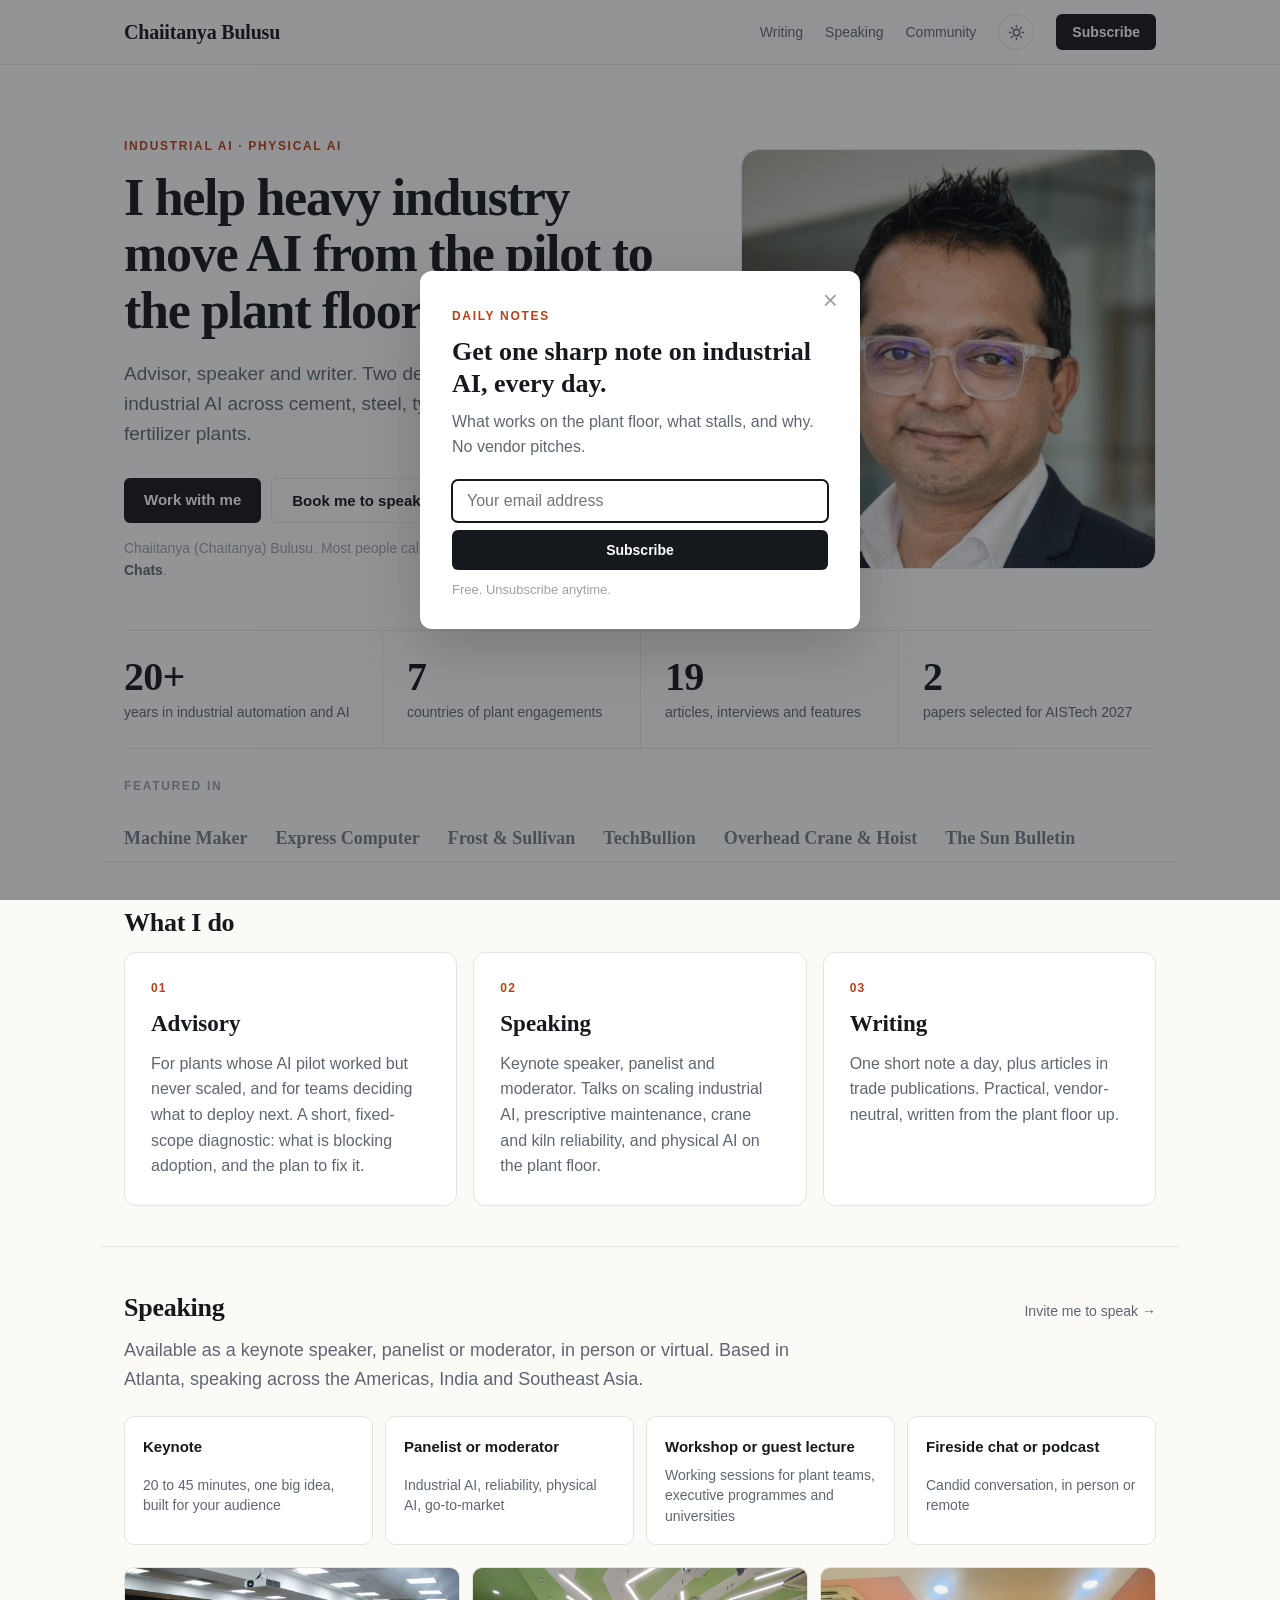
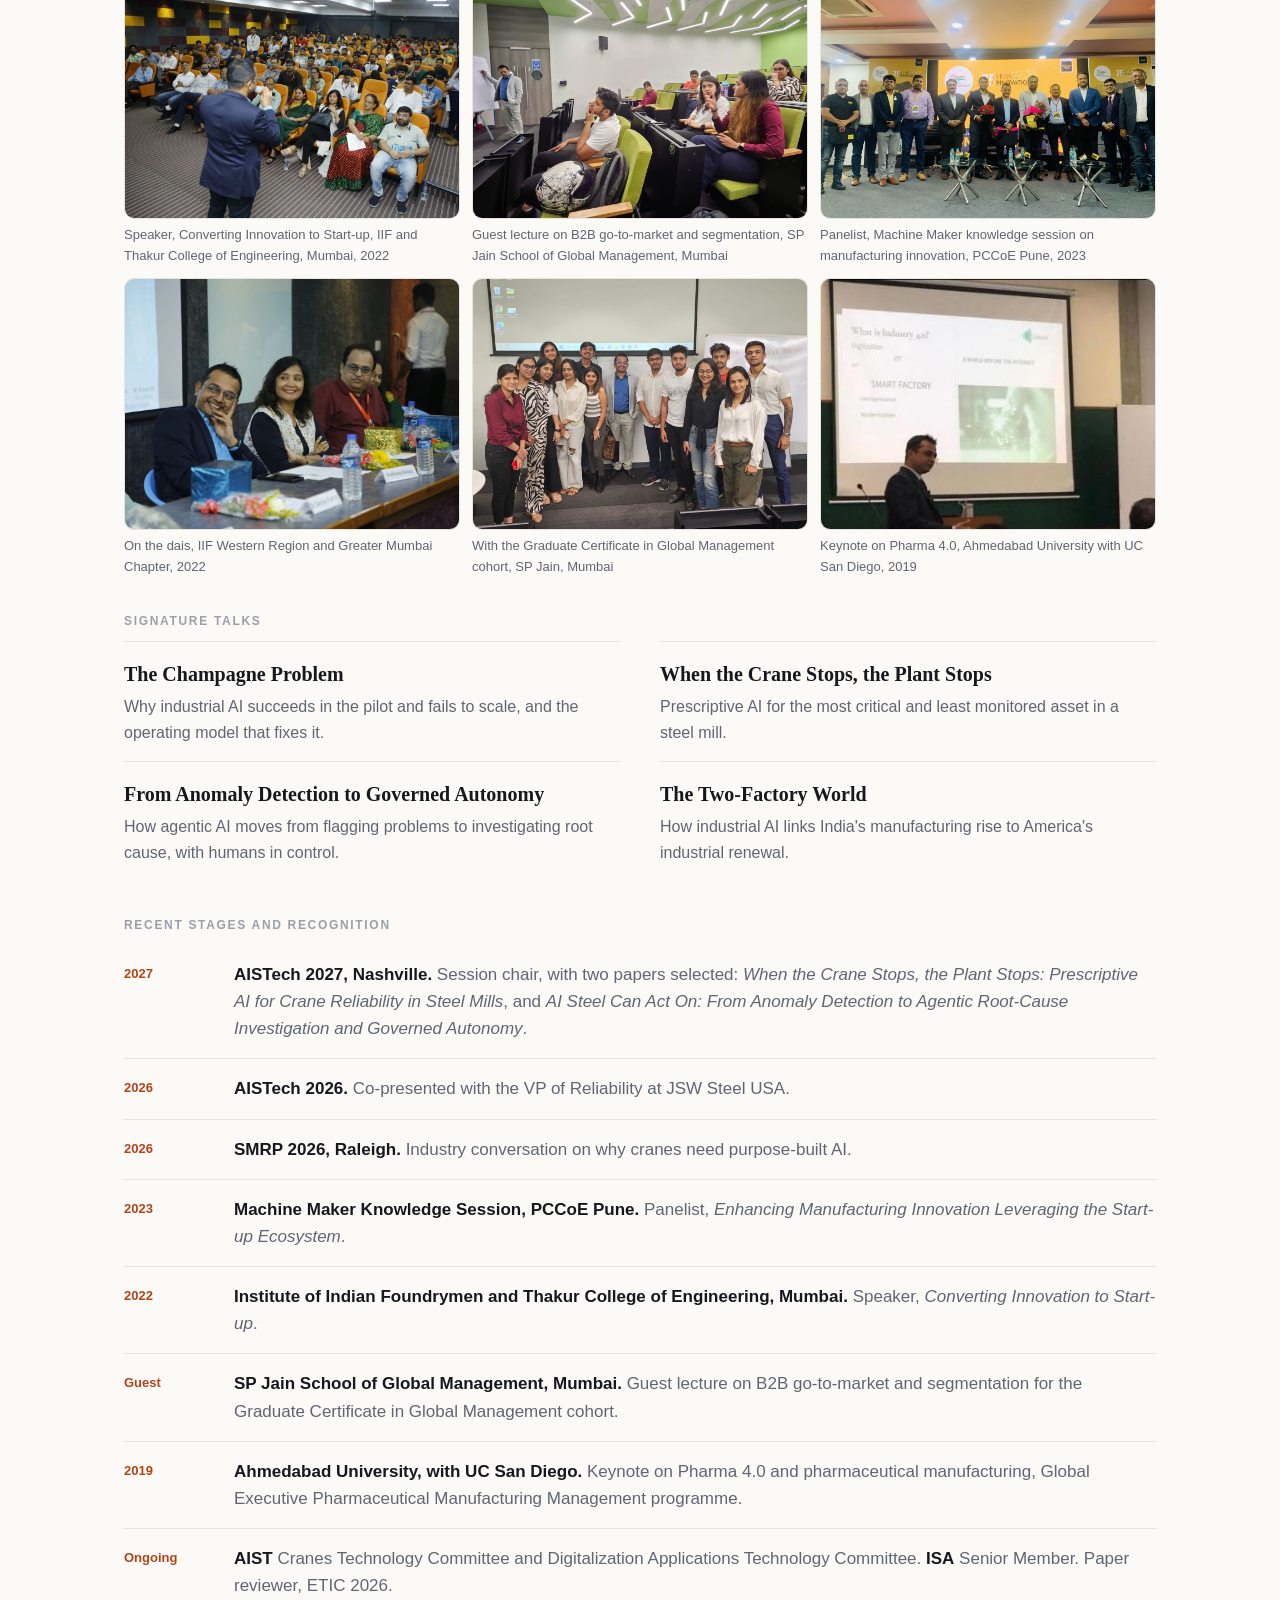
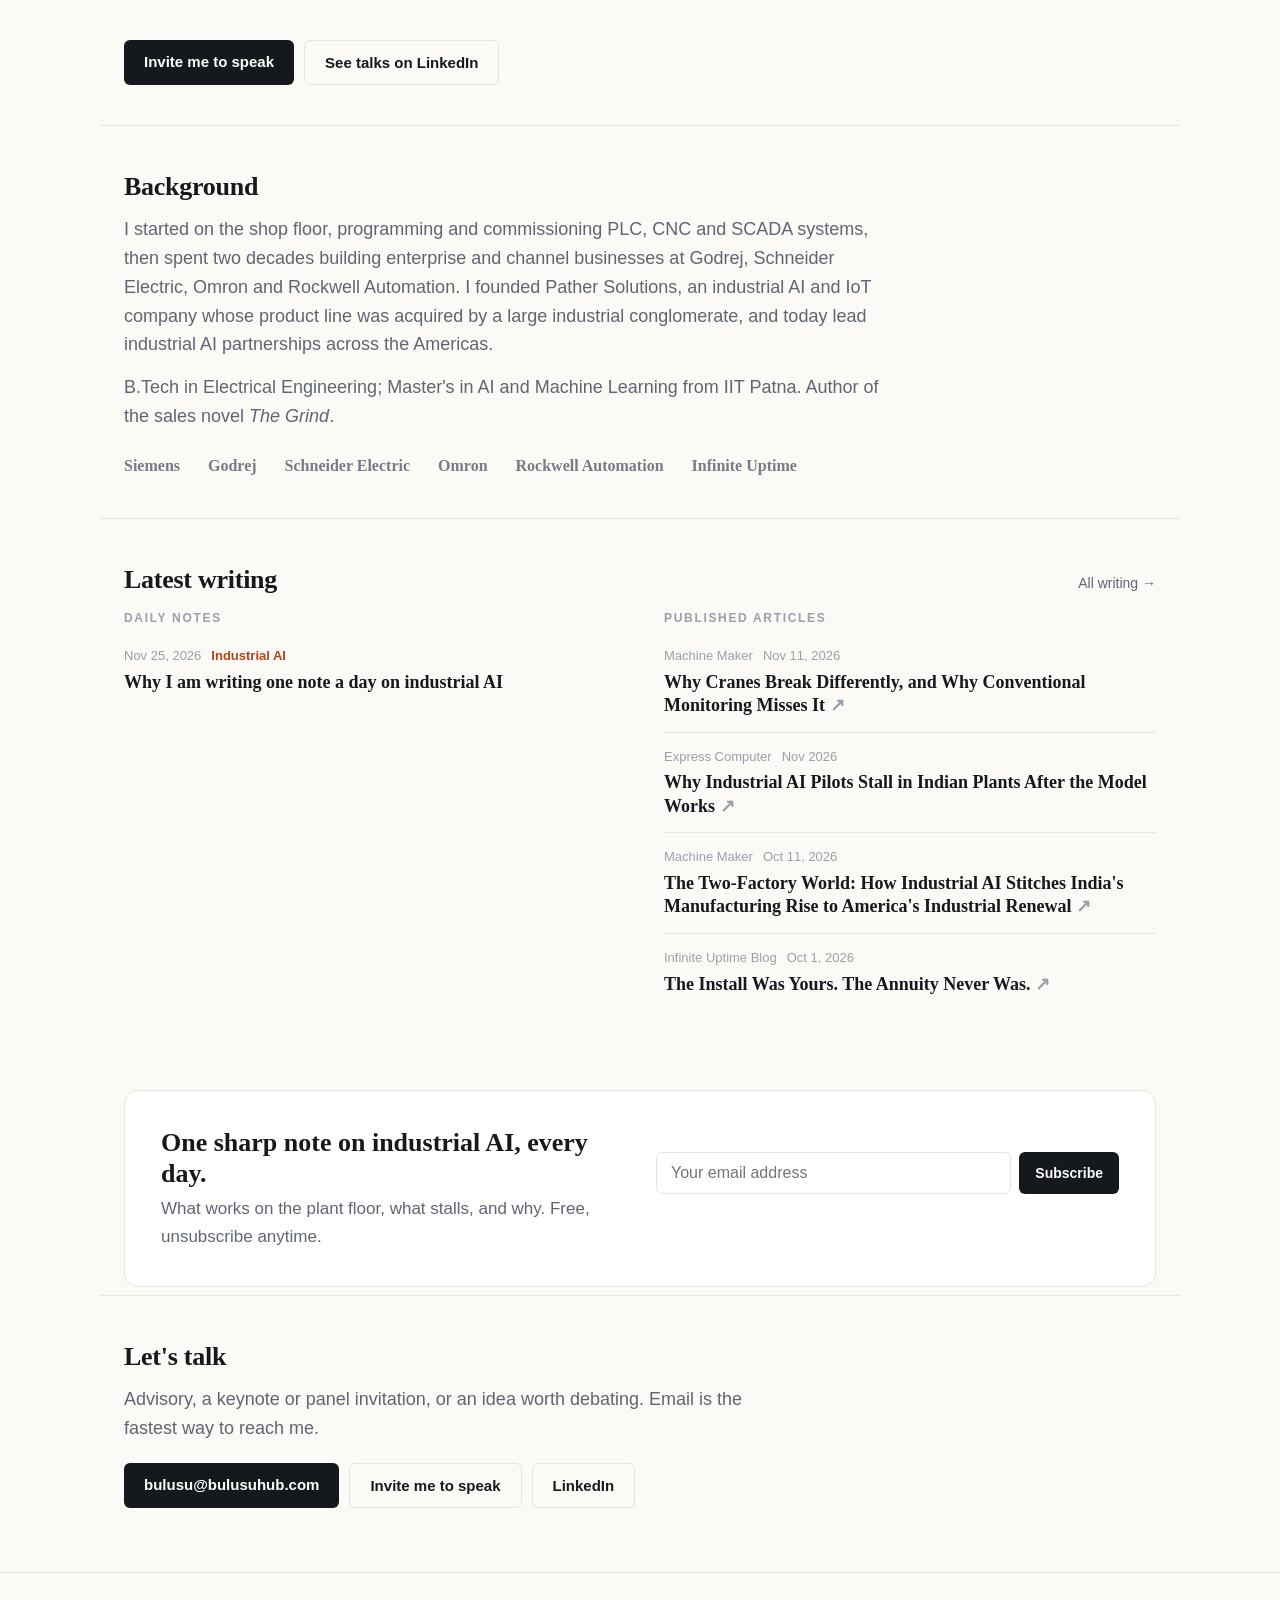
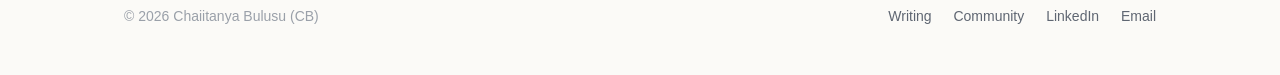
<file: index.html>
<!DOCTYPE html>
<html lang="en">
<head>
<meta charset="UTF-8">
<meta name="viewport" content="width=device-width, initial-scale=1.0">
<title>Chaiitanya (Chaitanya) Bulusu, CB | Industrial AI and Physical AI</title>
<meta name="description" content="Chaiitanya (Chaitanya) Bulusu, known as CB: keynote speaker, panelist, advisor and writer on industrial AI and physical AI, helping heavy industry move AI from pilot to plant floor.">
<meta property="og:title" content="Chaiitanya Bulusu (CB) | Industrial AI and Physical AI">
<meta property="og:description" content="Helping heavy industry move AI from the pilot to the plant floor.">
<meta property="og:type" content="website">
<meta property="og:url" content="https://bulusuhub.com/">
<meta property="og:image" content="https://bulusuhub.com/assets/cb.jpg">
<script type="application/ld+json">
{"@context":"https://schema.org","@type":"Person","name":"Chaiitanya Bulusu",
 "alternateName":["Chaitanya Bulusu","CB","Chatty","Chats"],
 "url":"https://bulusuhub.com/","image":"https://bulusuhub.com/assets/cb.jpg",
 "jobTitle":"Industrial AI and physical AI leader",
 "sameAs":["https://www.linkedin.com/in/bulusuchaiitanya","https://themachinemaker.com/author/chaitanya-bulusu/"],
 "knowsAbout":["Industrial AI","Physical AI","Predictive maintenance","Prescriptive maintenance","Manufacturing reliability"]}
</script>
<link rel="icon" href="data:image/svg+xml,%3Csvg xmlns='http://www.w3.org/2000/svg' viewBox='0 0 64 64'%3E%3Crect width='64' height='64' rx='12' fill='%2315181d'/%3E%3Ctext x='32' y='42' font-family='Georgia,serif' font-size='28' font-weight='700' fill='%23fbfaf7' text-anchor='middle'%3ECB%3C/text%3E%3C/svg%3E">
<script>
(function(){var t=null;try{t=localStorage.getItem("cb_theme");}catch(e){}
if(t!=="light"&&t!=="dark"){t=(window.matchMedia&&matchMedia("(prefers-color-scheme: dark)").matches)?"dark":"light";}
document.documentElement.setAttribute("data-theme",t);})();
</script>
<link rel="stylesheet" href="assets/style.css">
</head>
<body>

<header class="site-header">
  <div class="wrap wide">
    <a class="brand" href="index.html" aria-label="Chaiitanya Bulusu, home"><span class="full">Chaiitanya Bulusu</span><span class="short">CB</span></a>
    <nav class="nav">
      <a href="writing.html" class="hide-sm">Writing</a>
      <a href="#speaking" class="hide-sm">Speaking</a>
      <a href="community.html">Community</a>
      <button class="theme-toggle" type="button" id="theme-toggle" aria-label="Switch between light and dark mode" title="Light / dark">
        <svg class="sun" viewBox="0 0 24 24" fill="none" stroke="currentColor" stroke-width="2" stroke-linecap="round"><circle cx="12" cy="12" r="4.5"/><path d="M12 2v2M12 20v2M4.9 4.9l1.4 1.4M17.7 17.7l1.4 1.4M2 12h2M20 12h2M4.9 19.1l1.4-1.4M17.7 6.3l1.4-1.4"/></svg>
        <svg class="moon" viewBox="0 0 24 24" fill="none" stroke="currentColor" stroke-width="2" stroke-linecap="round" stroke-linejoin="round"><path d="M21 12.8A9 9 0 1 1 11.2 3a7 7 0 0 0 9.8 9.8z"/></svg>
      </button>
      <a class="btn" href="#" data-open-subscribe>Subscribe</a>
    </nav>
  </div>
</header>

<main>

  <!-- Hero -->
  <section class="wrap wide hero">
    <div class="hero-text">
      <div class="eyebrow">Industrial AI &middot; Physical AI</div>
      <h1>I help heavy industry move AI from the pilot to the plant floor.</h1>
      <p class="hero-sub">Advisor, speaker and writer. Two decades of automation and industrial AI across cement, steel, tyre, pulp, chemical and fertilizer plants.</p>
      <div class="cta-row">
        <a class="btn btn-lg" href="#contact">Work with me</a>
        <a class="btn btn-ghost btn-lg" href="#speaking">Book me to speak</a>
        <a class="btn btn-ghost btn-lg" href="writing.html">Read the daily notes</a>
      </div>
      <p class="aka">Chaiitanya (Chaitanya) Bulusu. Most people call me <strong>CB</strong>; in Southeast Asia, <strong>Chatty</strong> or <strong>Chats</strong>.</p>
    </div>
    <img class="hero-photo" src="assets/cb.jpg" alt="Chaiitanya Bulusu" width="420" height="420">
  </section>

  <!-- Proof -->
  <section class="wrap wide">
    <div class="stats">
      <div class="stat"><b>20+</b><span>years in industrial automation and AI</span></div>
      <div class="stat"><b>7</b><span>countries of plant engagements</span></div>
      <div class="stat"><b id="stat-pieces">18</b><span>articles, interviews and features</span></div>
      <div class="stat"><b>2</b><span>papers selected for AISTech 2027</span></div>
    </div>
  </section>

  <!-- Featured in -->
  <section class="wrap wide featured">
    <div class="label">Featured in</div>
    <div class="wordmarks">
      <span>Machine Maker</span><span>Express Computer</span><span>Frost &amp; Sullivan</span>
      <span>TechBullion</span><span>Overhead Crane &amp; Hoist</span><span>The Sun Bulletin</span>
    </div>
  </section>

  <!-- What I do -->
  <section class="wrap wide block" id="work">
    <div class="block-head"><h2>What I do</h2></div>
    <div class="cards">
      <div class="card">
        <div class="card-k">01</div>
        <h3>Advisory</h3>
        <p>For plants whose AI pilot worked but never scaled, and for teams deciding what to deploy next. A short, fixed-scope diagnostic: what is blocking adoption, and the plan to fix it.</p>
      </div>
      <div class="card">
        <div class="card-k">02</div>
        <h3>Speaking</h3>
        <p>Keynote speaker, panelist and moderator. Talks on scaling industrial AI, prescriptive maintenance, crane and kiln reliability, and physical AI on the plant floor.</p>
      </div>
      <div class="card">
        <div class="card-k">03</div>
        <h3>Writing</h3>
        <p>One short note a day, plus articles in trade publications. Practical, vendor-neutral, written from the plant floor up.</p>
      </div>
    </div>
  </section>

  <!-- Speaking -->
  <section class="wrap wide block" id="speaking">
    <div class="block-head"><h2>Speaking</h2><a class="more-link" href="mailto:bulusu@bulusuhub.com?subject=Speaking%20invitation&body=Hi%20CB%2C%0A%0AWe%20would%20like%20to%20invite%20you%20to%20speak.%0A%0AEvent%3A%0ADate%28s%29%3A%0ALocation%20%28or%20virtual%29%3A%0AFormat%20%28keynote%20/%20panel%20/%20workshop%20/%20fireside%20chat%29%3A%0ATopic%20idea%3A%0AAudience%20and%20size%3A%0A%0AThanks%2C">Invite me to speak &rarr;</a></div>
    <p class="section-lede">Available as a keynote speaker, panelist or moderator, in person or virtual. Based in Atlanta, speaking across the Americas, India and Southeast Asia.</p>

    <div class="formats">
      <div class="format"><strong>Keynote</strong><span>20 to 45 minutes, one big idea, built for your audience</span></div>
      <div class="format"><strong>Panelist or moderator</strong><span>Industrial AI, reliability, physical AI, go-to-market</span></div>
      <div class="format"><strong>Workshop or guest lecture</strong><span>Working sessions for plant teams, executive programmes and universities</span></div>
      <div class="format"><strong>Fireside chat or podcast</strong><span>Candid conversation, in person or remote</span></div>
    </div>

    <div class="gallery" id="speaking-gallery" hidden></div>

    <div class="label topics-label">Signature talks</div>
    <div class="topics">
      <div class="topic"><h3>The Champagne Problem</h3><p>Why industrial AI succeeds in the pilot and fails to scale, and the operating model that fixes it.</p></div>
      <div class="topic"><h3>When the Crane Stops, the Plant Stops</h3><p>Prescriptive AI for the most critical and least monitored asset in a steel mill.</p></div>
      <div class="topic"><h3>From Anomaly Detection to Governed Autonomy</h3><p>How agentic AI moves from flagging problems to investigating root cause, with humans in control.</p></div>
      <div class="topic"><h3>The Two-Factory World</h3><p>How industrial AI links India's manufacturing rise to America's industrial renewal.</p></div>
    </div>

    <div class="label topics-label">Recent stages and recognition</div>
    <ul class="timeline">
      <li><span class="t-when">2027</span><div><strong>AISTech 2027, Nashville.</strong> Session chair, with two papers selected: <em>When the Crane Stops, the Plant Stops: Prescriptive AI for Crane Reliability in Steel Mills</em>, and <em>AI Steel Can Act On: From Anomaly Detection to Agentic Root-Cause Investigation and Governed Autonomy</em>.</div></li>
      <li><span class="t-when">2026</span><div><strong>AISTech 2026.</strong> Co-presented with the VP of Reliability at JSW Steel USA.</div></li>
      <li><span class="t-when">2026</span><div><strong>SMRP 2026, Raleigh.</strong> Industry conversation on why cranes need purpose-built AI.</div></li>
      <li><span class="t-when">2023</span><div><strong>Machine Maker Knowledge Session, PCCoE Pune.</strong> Panelist, <em>Enhancing Manufacturing Innovation Leveraging the Start-up Ecosystem</em>.</div></li>
      <li><span class="t-when">2022</span><div><strong>Institute of Indian Foundrymen and Thakur College of Engineering, Mumbai.</strong> Speaker, <em>Converting Innovation to Start-up</em>.</div></li>
      <li><span class="t-when">Guest</span><div><strong>SP Jain School of Global Management, Mumbai.</strong> Guest lecture on B2B go-to-market and segmentation for the Graduate Certificate in Global Management cohort.</div></li>
      <li><span class="t-when">2019</span><div><strong>Ahmedabad University, with UC San Diego.</strong> Keynote on Pharma 4.0 and pharmaceutical manufacturing, Global Executive Pharmaceutical Manufacturing Management programme.</div></li>
      <li><span class="t-when">Ongoing</span><div><strong>AIST</strong> Cranes Technology Committee and Digitalization Applications Technology Committee. <strong>ISA</strong> Senior Member. Paper reviewer, ETIC 2026.</div></li>
    </ul>

    <div class="cta-row">
      <a class="btn btn-lg" href="mailto:bulusu@bulusuhub.com?subject=Speaking%20invitation&body=Hi%20CB%2C%0A%0AWe%20would%20like%20to%20invite%20you%20to%20speak.%0A%0AEvent%3A%0ADate%28s%29%3A%0ALocation%20%28or%20virtual%29%3A%0AFormat%20%28keynote%20/%20panel%20/%20workshop%20/%20fireside%20chat%29%3A%0ATopic%20idea%3A%0AAudience%20and%20size%3A%0A%0AThanks%2C">Invite me to speak</a>
      <a class="btn btn-ghost btn-lg" href="https://www.linkedin.com/in/bulusuchaiitanya" target="_blank" rel="noopener">See talks on LinkedIn</a>
    </div>
  </section>

  <!-- Background -->
  <section class="wrap wide block">
    <div class="block-head"><h2>Background</h2></div>
    <div class="bio">
      <p>I started on the shop floor, programming and commissioning PLC, CNC and SCADA systems, then spent two decades building enterprise and channel businesses at Godrej, Schneider Electric, Omron and Rockwell Automation. I founded Pather Solutions, an industrial AI and IoT company whose product line was acquired by a large industrial conglomerate, and today lead industrial AI partnerships across the Americas.</p>
      <p>B.Tech in Electrical Engineering; Master's in AI and Machine Learning from IIT Patna. Author of the sales novel <em>The Grind</em>.</p>
    </div>
    <div class="wordmarks small">
      <span>Siemens</span><span>Godrej</span><span>Schneider Electric</span><span>Omron</span><span>Rockwell Automation</span><span>Infinite Uptime</span>
    </div>
  </section>

  <!-- Latest -->
  <section class="wrap wide block">
    <div class="block-head"><h2>Latest writing</h2><a class="more-link" href="writing.html">All writing &rarr;</a></div>
    <div class="two-col">
      <div>
        <div class="label">Daily notes</div>
        <ul class="list compact" id="home-notes"></ul>
      </div>
      <div>
        <div class="label">Published articles</div>
        <ul class="list compact" id="home-articles"></ul>
      </div>
    </div>
  </section>

  <!-- Subscribe band -->
  <section class="wrap wide">
    <div class="band">
      <div>
        <h3>One sharp note on industrial AI, every day.</h3>
        <p>What works on the plant floor, what stalls, and why. Free, unsubscribe anytime.</p>
      </div>
      <div class="band-form">
        <form class="sub-form" data-source="home-band" novalidate>
          <input type="email" name="email" placeholder="Your email address" aria-label="Email address" autocomplete="email" required>
          <input type="text" name="company" class="hp" tabindex="-1" autocomplete="off" aria-hidden="true">
          <button class="btn" type="submit">Subscribe</button>
        </form>
        <div class="sub-note"></div>
      </div>
    </div>
  </section>

  <!-- Contact -->
  <section class="wrap wide block" id="contact">
    <div class="block-head"><h2>Let's talk</h2></div>
    <div class="contact">
      <p>Advisory, a keynote or panel invitation, or an idea worth debating. Email is the fastest way to reach me.</p>
      <div class="cta-row">
        <a class="btn btn-lg" href="mailto:bulusu@bulusuhub.com?subject=Hello%20CB">bulusu@bulusuhub.com</a>
        <a class="btn btn-ghost btn-lg" href="mailto:bulusu@bulusuhub.com?subject=Speaking%20invitation&body=Hi%20CB%2C%0A%0AWe%20would%20like%20to%20invite%20you%20to%20speak.%0A%0AEvent%3A%0ADate%28s%29%3A%0ALocation%20%28or%20virtual%29%3A%0AFormat%20%28keynote%20/%20panel%20/%20workshop%20/%20fireside%20chat%29%3A%0ATopic%20idea%3A%0AAudience%20and%20size%3A%0A%0AThanks%2C">Invite me to speak</a>
        <a class="btn btn-ghost btn-lg" href="https://www.linkedin.com/in/bulusuchaiitanya" target="_blank" rel="noopener">LinkedIn</a>
      </div>
    </div>
  </section>

</main>

<footer class="site-footer">
  <div class="wrap wide">
    <span>&copy; <span id="year"></span> Chaiitanya Bulusu (CB)</span>
    <span>
      <a href="writing.html">Writing</a>
      <a href="community.html">Community</a>
      <a href="https://www.linkedin.com/in/bulusuchaiitanya" target="_blank" rel="noopener">LinkedIn</a>
      <a href="mailto:bulusu@bulusuhub.com">Email</a>
    </span>
  </div>
</footer>

<div class="modal" id="subscribe-modal" role="dialog" aria-modal="true" aria-labelledby="sub-title">
  <div class="modal-card">
    <button class="close" type="button" aria-label="Close">&times;</button>
    <div class="eyebrow">Daily notes</div>
    <h2 id="sub-title">Get one sharp note on industrial AI, every day.</h2>
    <p>What works on the plant floor, what stalls, and why. No vendor pitches.</p>
    <form class="sub-form" data-source="popup" novalidate>
      <input type="email" name="email" placeholder="Your email address" aria-label="Email address" autocomplete="email" required>
      <input type="text" name="company" class="hp" tabindex="-1" autocomplete="off" aria-hidden="true">
      <button class="btn" type="submit">Subscribe</button>
    </form>
    <div class="sub-note">Free. Unsubscribe anytime.</div>
  </div>
</div>

<script src="data/content.js"></script>
<script src="assets/site.js"></script>
</body>
</html>
</file>
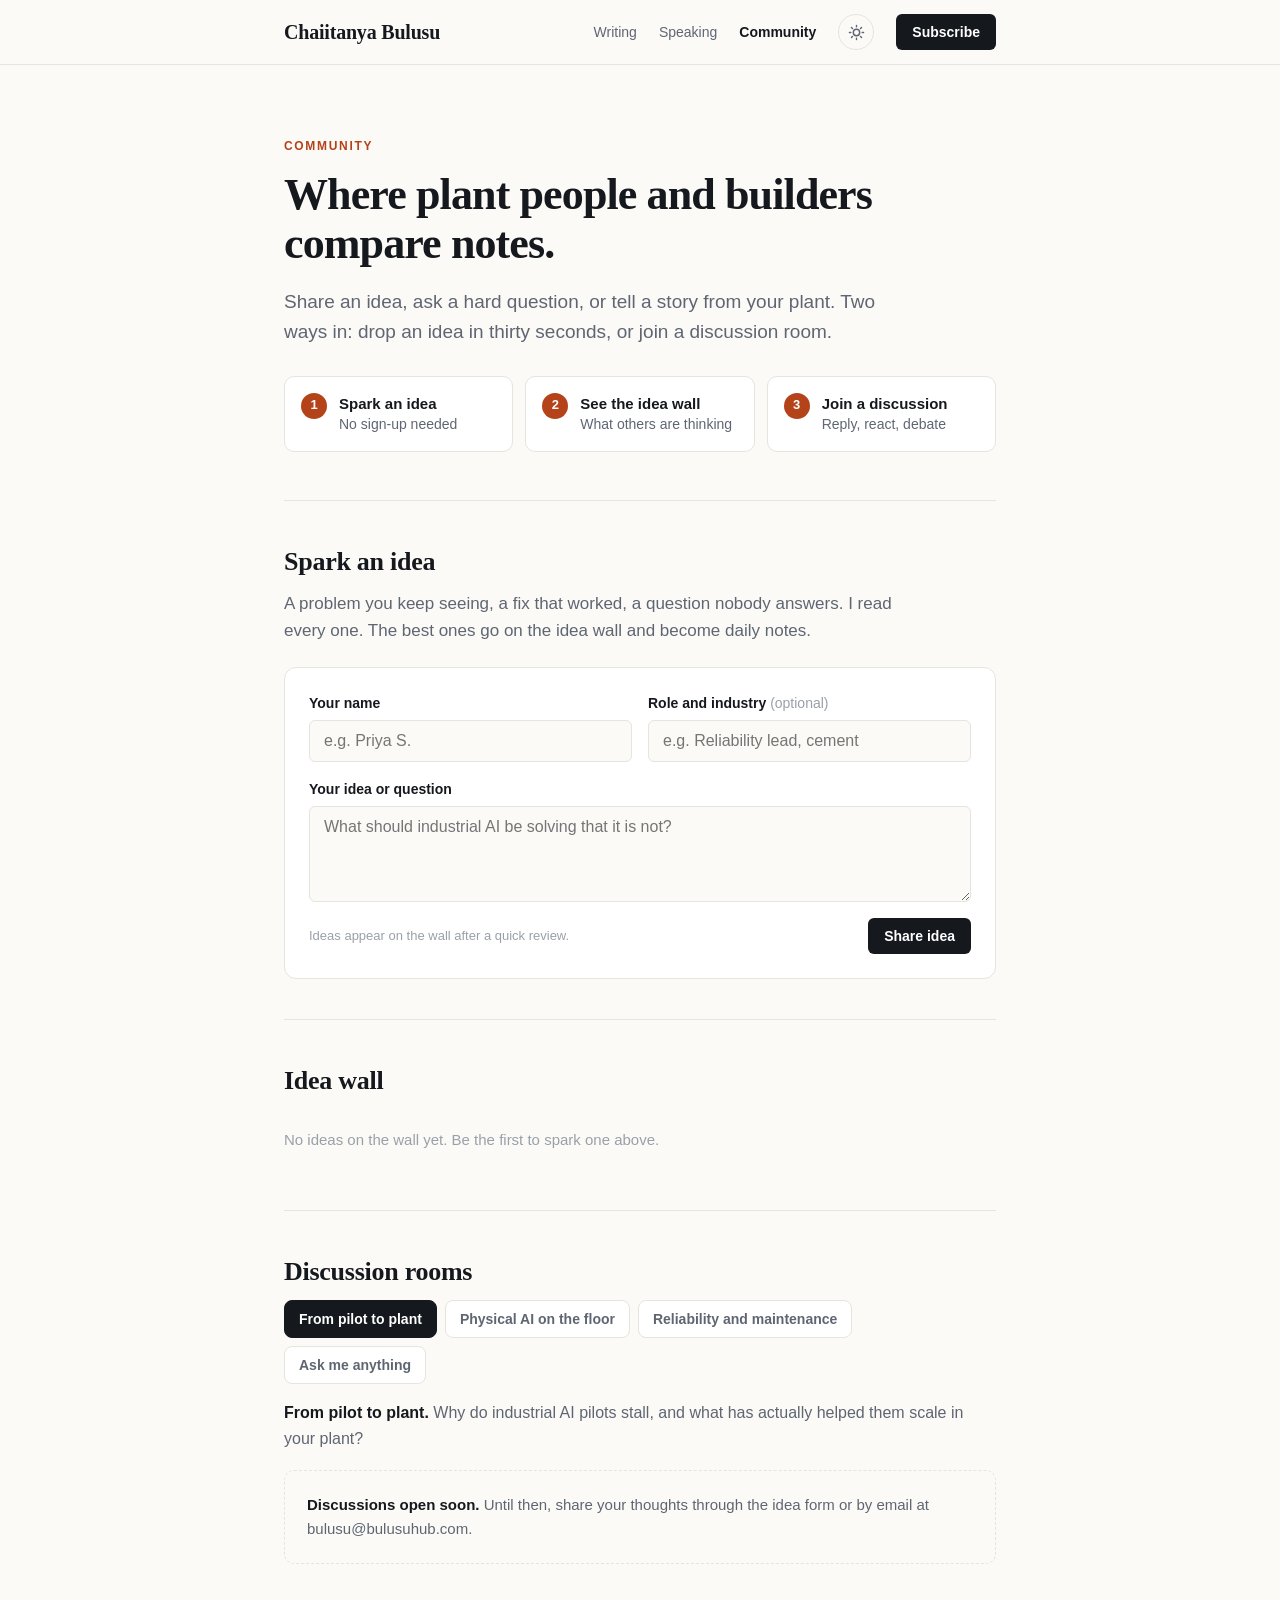
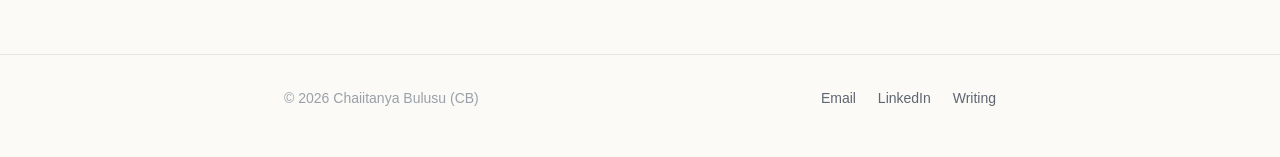
<file: community.html>
<!DOCTYPE html>
<html lang="en">
<head>
<meta charset="UTF-8">
<meta name="viewport" content="width=device-width, initial-scale=1.0">
<title>Community | Chaiitanya Bulusu (CB)</title>
<meta name="description" content="A community for plant leaders, engineers and builders to share ideas and discuss industrial AI and physical AI with Chaiitanya (Chaitanya) Bulusu, known as CB.">
<link rel="icon" href="data:image/svg+xml,%3Csvg xmlns='http://www.w3.org/2000/svg' viewBox='0 0 64 64'%3E%3Crect width='64' height='64' rx='12' fill='%2315181d'/%3E%3Ctext x='32' y='42' font-family='Georgia,serif' font-size='28' font-weight='700' fill='%23fbfaf7' text-anchor='middle'%3ECB%3C/text%3E%3C/svg%3E">
<script>
(function(){var t=null;try{t=localStorage.getItem("cb_theme");}catch(e){}
if(t!=="light"&&t!=="dark"){t=(window.matchMedia&&matchMedia("(prefers-color-scheme: dark)").matches)?"dark":"light";}
document.documentElement.setAttribute("data-theme",t);})();
</script>
<link rel="stylesheet" href="assets/style.css">
</head>
<body>

<header class="site-header">
  <div class="wrap">
    <a class="brand" href="index.html" aria-label="Chaiitanya Bulusu, home"><span class="full">Chaiitanya Bulusu</span><span class="short">CB</span></a>
    <nav class="nav">
      <a href="writing.html" class="hide-sm">Writing</a>
      <a href="index.html#speaking" class="hide-sm">Speaking</a>
      <a href="community.html" aria-current="page">Community</a>
      <button class="theme-toggle" type="button" id="theme-toggle" aria-label="Switch between light and dark mode" title="Light / dark">
        <svg class="sun" viewBox="0 0 24 24" fill="none" stroke="currentColor" stroke-width="2" stroke-linecap="round"><circle cx="12" cy="12" r="4.5"/><path d="M12 2v2M12 20v2M4.9 4.9l1.4 1.4M17.7 17.7l1.4 1.4M2 12h2M20 12h2M4.9 19.1l1.4-1.4M17.7 6.3l1.4-1.4"/></svg>
        <svg class="moon" viewBox="0 0 24 24" fill="none" stroke="currentColor" stroke-width="2" stroke-linecap="round" stroke-linejoin="round"><path d="M21 12.8A9 9 0 1 1 11.2 3a7 7 0 0 0 9.8 9.8z"/></svg>
      </button>
      <a class="btn" href="#" data-open-subscribe>Subscribe</a>
    </nav>
  </div>
</header>

<main class="wrap">

  <section class="intro intro-plain">
    <div class="intro-text">
      <div class="eyebrow">Community</div>
      <h1>Where plant people and builders compare notes.</h1>
      <p>Share an idea, ask a hard question, or tell a story from your plant. Two ways in: drop an idea in thirty seconds, or join a discussion room.</p>
      <div class="steps">
        <a class="step" href="#spark"><span class="step-n">1</span><span><strong>Spark an idea</strong><br>No sign-up needed</span></a>
        <a class="step" href="#wall"><span class="step-n">2</span><span><strong>See the idea wall</strong><br>What others are thinking</span></a>
        <a class="step" href="#rooms"><span class="step-n">3</span><span><strong>Join a discussion</strong><br>Reply, react, debate</span></a>
      </div>
    </div>
  </section>

  <!-- 1. Spark an idea -->
  <section class="block" id="spark">
    <div class="block-head"><h2>Spark an idea</h2></div>
    <p class="lede">A problem you keep seeing, a fix that worked, a question nobody answers. I read every one. The best ones go on the idea wall and become daily notes.</p>
    <form class="idea-form" id="idea-form" novalidate>
      <div class="row">
        <label><span>Your name</span><input type="text" name="name" maxlength="80" placeholder="e.g. Priya S." autocomplete="name"></label>
        <label><span>Role and industry <span class="opt">(optional)</span></span><input type="text" name="role" maxlength="100" placeholder="e.g. Reliability lead, cement"></label>
      </div>
      <label><span>Your idea or question</span><textarea name="idea" rows="4" maxlength="1000" placeholder="What should industrial AI be solving that it is not?" required></textarea></label>
      <input type="text" name="company" class="hp" tabindex="-1" autocomplete="off" aria-hidden="true">
      <div class="row-end">
        <span class="sub-note" id="idea-note">Ideas appear on the wall after a quick review.</span>
        <button class="btn" type="submit">Share idea</button>
      </div>
    </form>
  </section>

  <!-- 2. Idea wall -->
  <section class="block" id="wall">
    <div class="block-head"><h2>Idea wall</h2></div>
    <div class="idea-wall" id="idea-wall"><p class="empty">Loading ideas...</p></div>
  </section>

  <!-- 3. Discussion rooms -->
  <section class="block" id="rooms">
    <div class="block-head"><h2>Discussion rooms</h2></div>
    <div class="rooms" id="room-tabs" role="tablist"></div>
    <div class="room-prompt" id="room-prompt"></div>
    <div class="discussion" id="discussion"></div>
  </section>

</main>

<footer class="site-footer">
  <div class="wrap">
    <span>&copy; <span id="year"></span> Chaiitanya Bulusu (CB)</span>
    <span>
      <a href="mailto:bulusu@bulusuhub.com">Email</a>
      <a href="https://www.linkedin.com/in/bulusuchaiitanya" target="_blank" rel="noopener">LinkedIn</a>
      <a href="writing.html">Writing</a>
    </span>
  </div>
</footer>

<div class="modal" id="subscribe-modal" role="dialog" aria-modal="true" aria-labelledby="sub-title">
  <div class="modal-card">
    <button class="close" type="button" aria-label="Close">&times;</button>
    <div class="eyebrow">Daily notes</div>
    <h2 id="sub-title">Get one sharp note on industrial AI, every day.</h2>
    <p>What works on the plant floor, what stalls, and why. No vendor pitches.</p>
    <form class="sub-form" data-source="popup" novalidate>
      <input type="email" name="email" placeholder="Your email address" aria-label="Email address" autocomplete="email" required>
      <input type="text" name="company" class="hp" tabindex="-1" autocomplete="off" aria-hidden="true">
      <button class="btn" type="submit">Subscribe</button>
    </form>
    <div class="sub-note">Free. Unsubscribe anytime.</div>
  </div>
</div>

<script src="data/content.js"></script>
<script src="assets/site.js"></script>
</body>
</html>
</file>
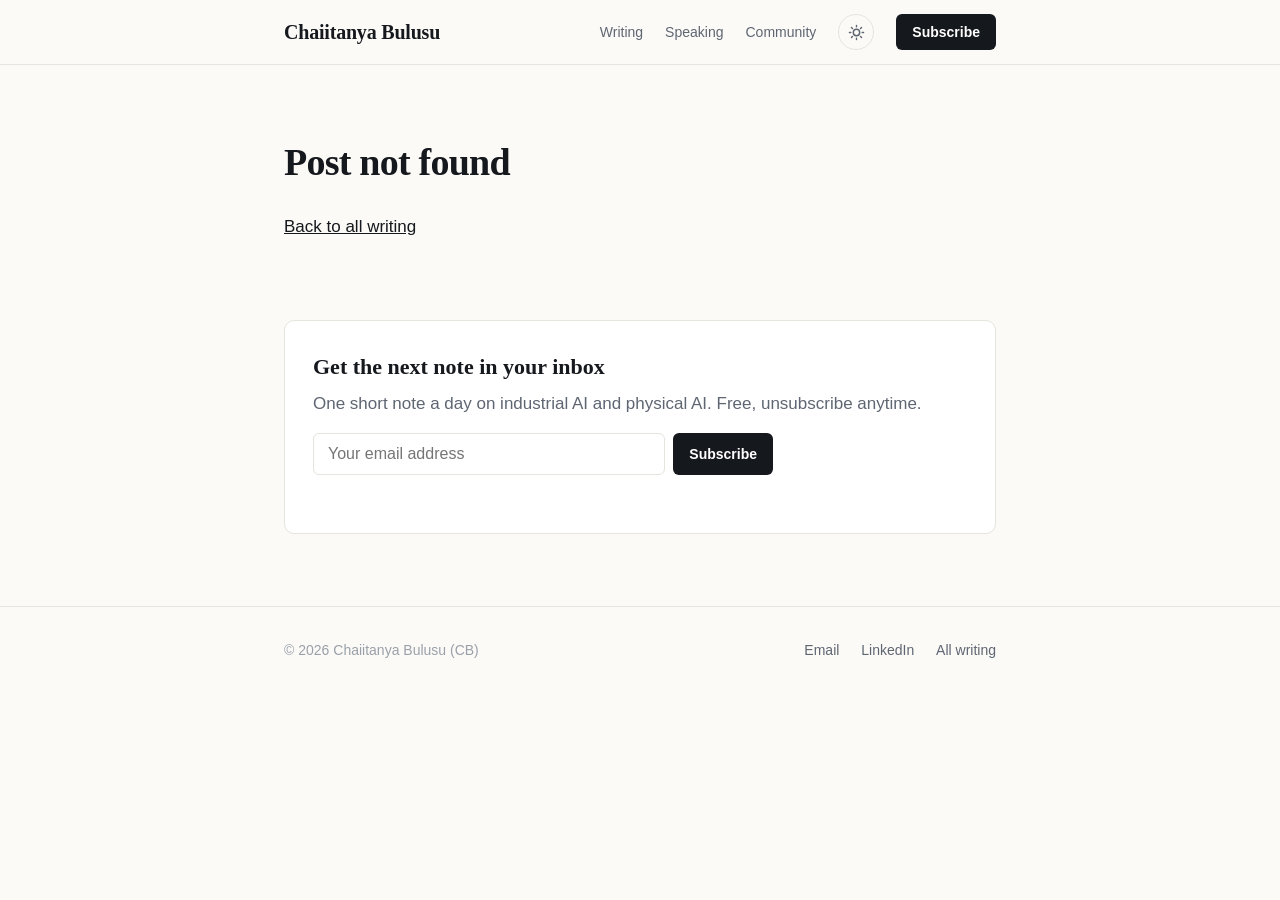
<file: post.html>
<!DOCTYPE html>
<html lang="en">
<head>
<meta charset="UTF-8">
<meta name="viewport" content="width=device-width, initial-scale=1.0">
<title>Chaiitanya Bulusu</title>
<meta name="description" content="A daily note on industrial AI and physical AI by Chaiitanya Bulusu.">
<link rel="icon" href="data:image/svg+xml,%3Csvg xmlns='http://www.w3.org/2000/svg' viewBox='0 0 64 64'%3E%3Crect width='64' height='64' rx='12' fill='%2315181d'/%3E%3Ctext x='32' y='42' font-family='Georgia,serif' font-size='28' font-weight='700' fill='%23fbfaf7' text-anchor='middle'%3ECB%3C/text%3E%3C/svg%3E">
<script>
(function(){var t=null;try{t=localStorage.getItem("cb_theme");}catch(e){}
if(t!=="light"&&t!=="dark"){t=(window.matchMedia&&matchMedia("(prefers-color-scheme: dark)").matches)?"dark":"light";}
document.documentElement.setAttribute("data-theme",t);})();
</script>
<link rel="stylesheet" href="assets/style.css">
</head>
<body>

<header class="site-header">
  <div class="wrap">
    <a class="brand" href="index.html" aria-label="Chaiitanya Bulusu, home"><span class="full">Chaiitanya Bulusu</span><span class="short">CB</span></a>
    <nav class="nav">
      <a href="writing.html" class="hide-sm">Writing</a>
      <a href="index.html#speaking" class="hide-sm">Speaking</a>
      <a href="community.html">Community</a>
      <button class="theme-toggle" type="button" id="theme-toggle" aria-label="Switch between light and dark mode" title="Light / dark">
        <svg class="sun" viewBox="0 0 24 24" fill="none" stroke="currentColor" stroke-width="2" stroke-linecap="round"><circle cx="12" cy="12" r="4.5"/><path d="M12 2v2M12 20v2M4.9 4.9l1.4 1.4M17.7 17.7l1.4 1.4M2 12h2M20 12h2M4.9 19.1l1.4-1.4M17.7 6.3l1.4-1.4"/></svg>
        <svg class="moon" viewBox="0 0 24 24" fill="none" stroke="currentColor" stroke-width="2" stroke-linecap="round" stroke-linejoin="round"><path d="M21 12.8A9 9 0 1 1 11.2 3a7 7 0 0 0 9.8 9.8z"/></svg>
      </button>
      <a class="btn" href="#" data-open-subscribe>Subscribe</a>
    </nav>
  </div>
</header>

<main class="wrap">
  <article class="post" id="post"></article>

  <div class="post-discuss">
    <h3>Discuss this note</h3>
    <div id="post-comments"></div>
  </div>

  <div class="post-end">
    <h3>Get the next note in your inbox</h3>
    <p>One short note a day on industrial AI and physical AI. Free, unsubscribe anytime.</p>
    <form class="sub-form" data-source="post-end" novalidate>
      <input type="email" name="email" placeholder="Your email address" aria-label="Email address" autocomplete="email" required>
      <input type="text" name="company" class="hp" tabindex="-1" autocomplete="off" aria-hidden="true">
      <button class="btn" type="submit">Subscribe</button>
    </form>
    <div class="sub-note"></div>
  </div>

  <nav class="post-nav" id="post-nav"></nav>
</main>

<footer class="site-footer">
  <div class="wrap">
    <span>&copy; <span id="year"></span> Chaiitanya Bulusu (CB)</span>
    <span>
      <a href="mailto:bulusu@bulusuhub.com">Email</a>
      <a href="https://www.linkedin.com/in/bulusuchaiitanya" target="_blank" rel="noopener">LinkedIn</a>
      <a href="writing.html">All writing</a>
    </span>
  </div>
</footer>

<div class="modal" id="subscribe-modal" role="dialog" aria-modal="true" aria-labelledby="sub-title">
  <div class="modal-card">
    <button class="close" type="button" aria-label="Close">&times;</button>
    <div class="eyebrow">Daily notes</div>
    <h2 id="sub-title">Get one sharp note on industrial AI, every day.</h2>
    <p>What works on the plant floor, what stalls, and why. No vendor pitches.</p>
    <form class="sub-form" data-source="popup" novalidate>
      <input type="email" name="email" placeholder="Your email address" aria-label="Email address" autocomplete="email" required>
      <input type="text" name="company" class="hp" tabindex="-1" autocomplete="off" aria-hidden="true">
      <button class="btn" type="submit">Subscribe</button>
    </form>
    <div class="sub-note">Free. Unsubscribe anytime.</div>
  </div>
</div>

<script src="data/content.js"></script>
<script src="assets/site.js"></script>
</body>
</html>
</file>
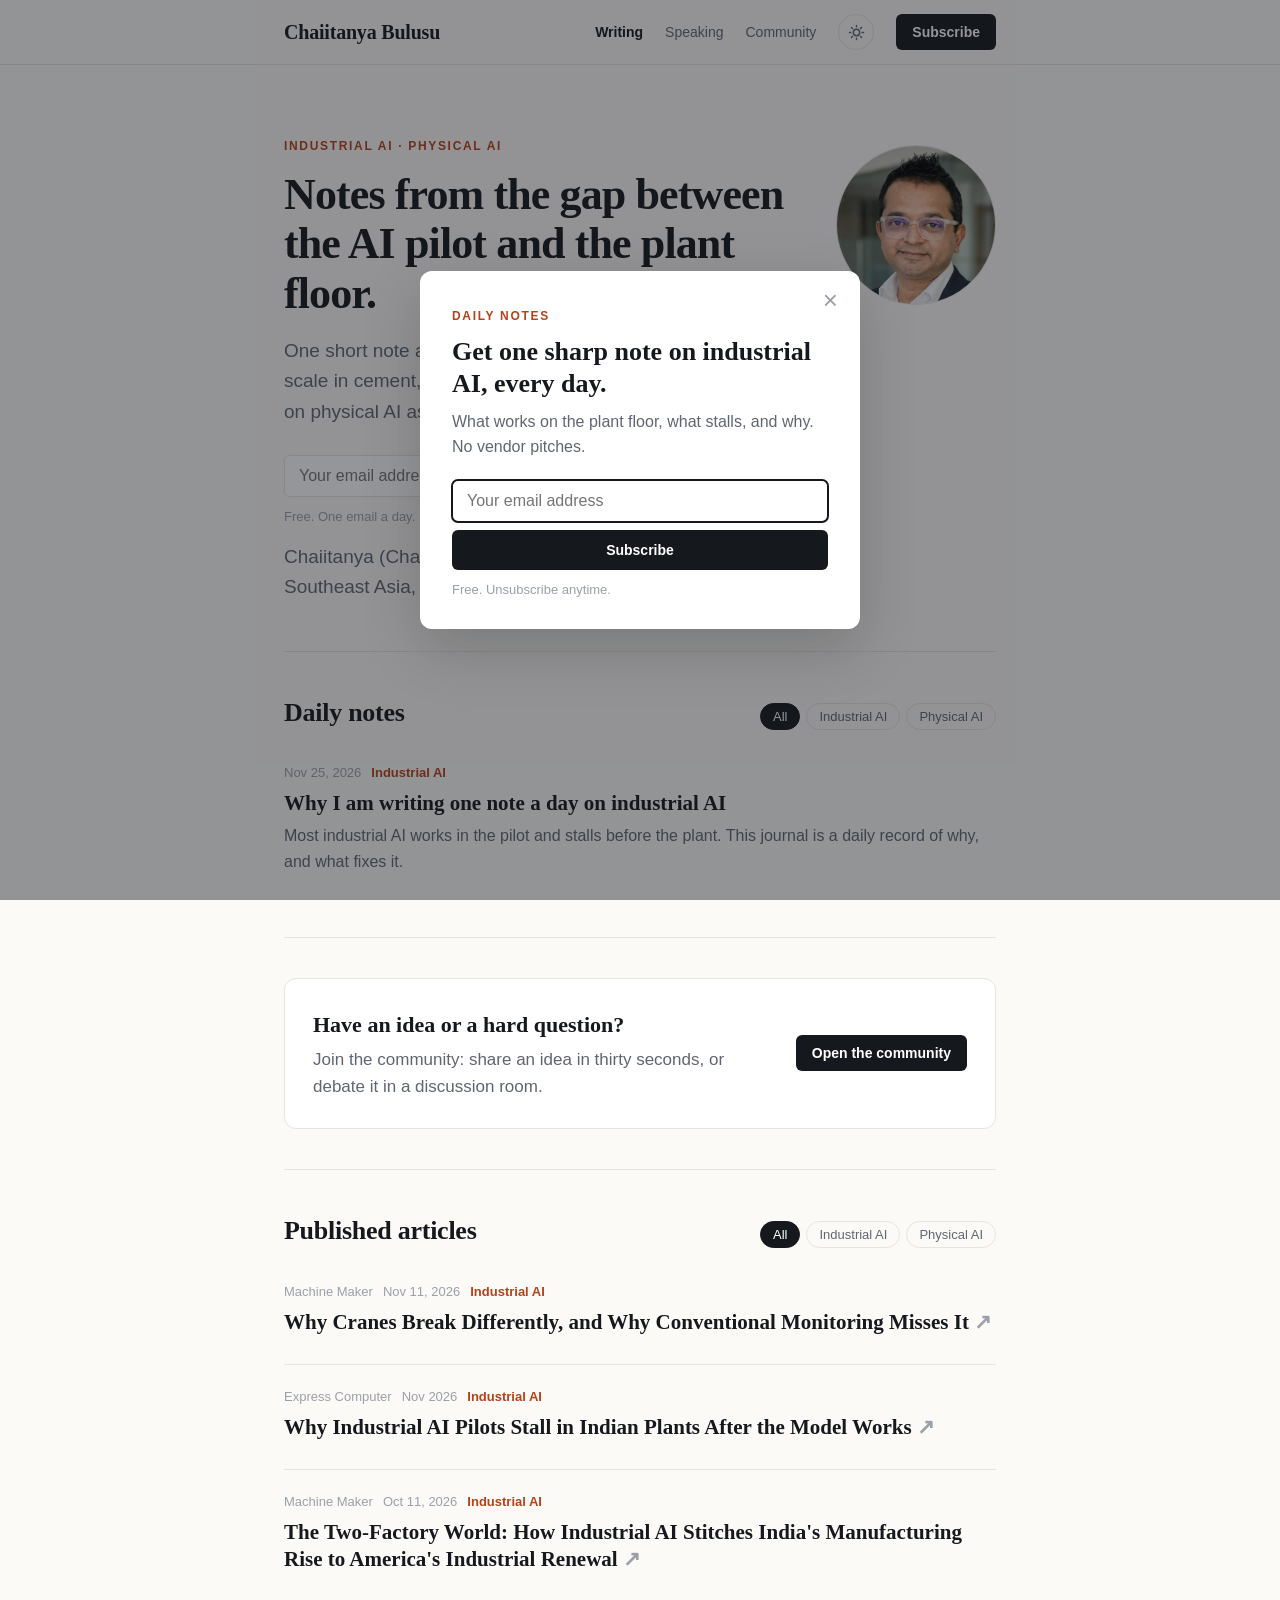
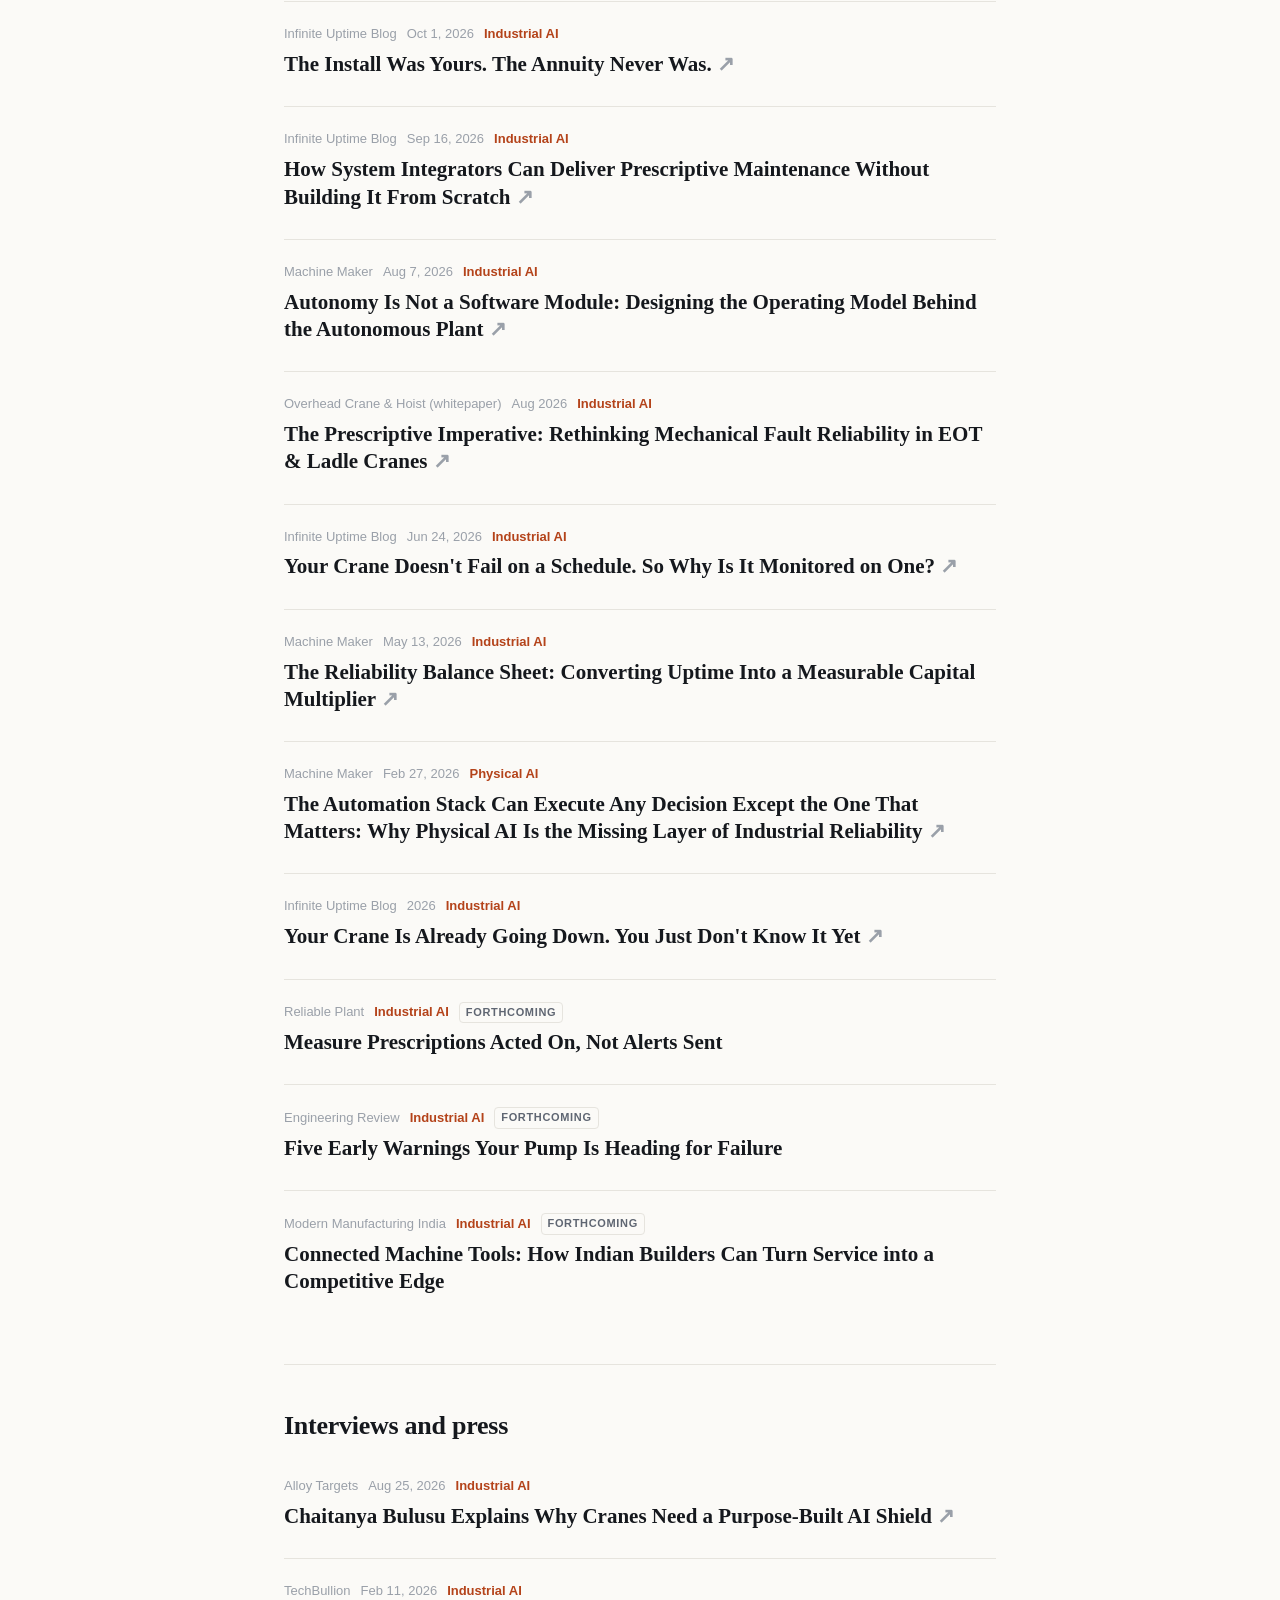
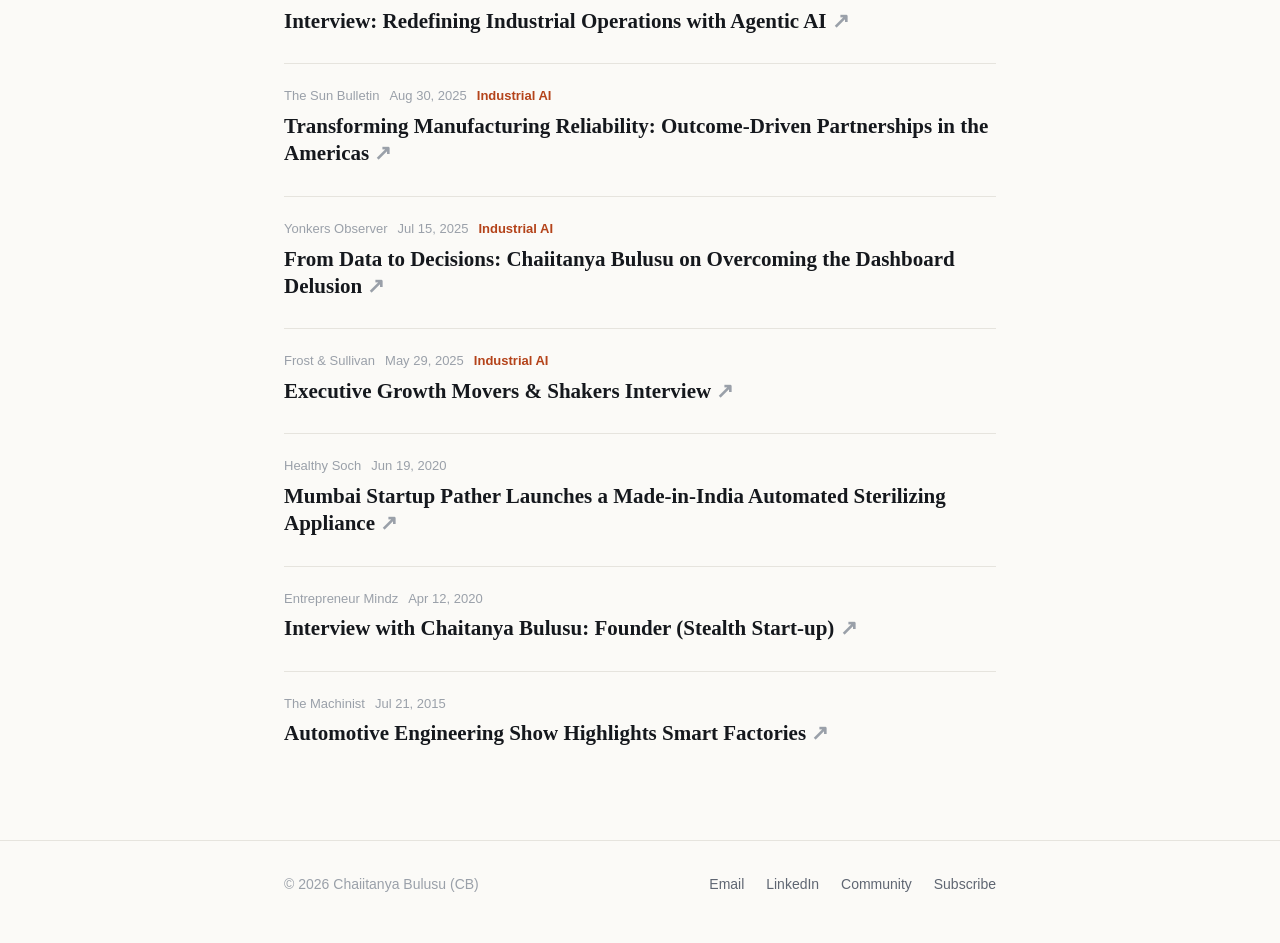
<file: writing.html>
<!DOCTYPE html>
<html lang="en">
<head>
<meta charset="UTF-8">
<meta name="viewport" content="width=device-width, initial-scale=1.0">
<title>Writing | Chaiitanya (Chaitanya) Bulusu, CB</title>
<meta name="description" content="Daily notes and published articles by Chaiitanya (Chaitanya) Bulusu, known as CB, on industrial AI, physical AI, and getting AI from pilot to plant-wide scale.">
<meta property="og:title" content="Chaiitanya Bulusu | Writing on Industrial AI and Physical AI">
<meta property="og:description" content="Daily notes and published articles on industrial AI and physical AI.">
<meta property="og:type" content="website">
<meta property="og:url" content="https://bulusuhub.com/writing.html">
<meta property="og:image" content="https://bulusuhub.com/assets/cb.jpg">
<script type="application/ld+json">
{"@context":"https://schema.org","@type":"Person","name":"Chaiitanya Bulusu",
 "alternateName":["Chaitanya Bulusu","CB","Chatty","Chats"],
 "url":"https://bulusuhub.com/","image":"https://bulusuhub.com/assets/cb.jpg",
 "jobTitle":"Industrial AI and physical AI leader",
 "sameAs":["https://www.linkedin.com/in/bulusuchaiitanya","https://themachinemaker.com/author/chaitanya-bulusu/"],
 "knowsAbout":["Industrial AI","Physical AI","Predictive maintenance","Prescriptive maintenance","Manufacturing reliability"]}
</script>
<link rel="icon" href="data:image/svg+xml,%3Csvg xmlns='http://www.w3.org/2000/svg' viewBox='0 0 64 64'%3E%3Crect width='64' height='64' rx='12' fill='%2315181d'/%3E%3Ctext x='32' y='42' font-family='Georgia,serif' font-size='28' font-weight='700' fill='%23fbfaf7' text-anchor='middle'%3ECB%3C/text%3E%3C/svg%3E">
<script>
(function(){var t=null;try{t=localStorage.getItem("cb_theme");}catch(e){}
if(t!=="light"&&t!=="dark"){t=(window.matchMedia&&matchMedia("(prefers-color-scheme: dark)").matches)?"dark":"light";}
document.documentElement.setAttribute("data-theme",t);})();
</script>
<link rel="stylesheet" href="assets/style.css">
</head>
<body>

<header class="site-header">
  <div class="wrap">
    <a class="brand" href="index.html" aria-label="Chaiitanya Bulusu, home"><span class="full">Chaiitanya Bulusu</span><span class="short">CB</span></a>
    <nav class="nav">
      <a href="writing.html" aria-current="page" class="hide-sm">Writing</a>
      <a href="index.html#speaking" class="hide-sm">Speaking</a>
      <a href="community.html">Community</a>
      <button class="theme-toggle" type="button" id="theme-toggle" aria-label="Switch between light and dark mode" title="Light / dark">
        <svg class="sun" viewBox="0 0 24 24" fill="none" stroke="currentColor" stroke-width="2" stroke-linecap="round"><circle cx="12" cy="12" r="4.5"/><path d="M12 2v2M12 20v2M4.9 4.9l1.4 1.4M17.7 17.7l1.4 1.4M2 12h2M20 12h2M4.9 19.1l1.4-1.4M17.7 6.3l1.4-1.4"/></svg>
        <svg class="moon" viewBox="0 0 24 24" fill="none" stroke="currentColor" stroke-width="2" stroke-linecap="round" stroke-linejoin="round"><path d="M21 12.8A9 9 0 1 1 11.2 3a7 7 0 0 0 9.8 9.8z"/></svg>
      </button>
      <a class="btn" href="#" data-open-subscribe>Subscribe</a>
    </nav>
  </div>
</header>

<main class="wrap">

  <section class="intro">
    <img class="portrait" src="assets/cb.jpg" alt="Chaiitanya Bulusu" width="160" height="160">
    <div class="intro-text">
    <div class="eyebrow">Industrial AI &middot; Physical AI</div>
    <h1>Notes from the gap between the AI pilot and the plant floor.</h1>
    <p>One short note a day on what makes industrial AI work at scale in cement, steel, chemicals, pulp and tyre plants, and on physical AI as it moves into real factories.</p>
    <div class="sub-inline">
      <form class="sub-form" data-source="hero" novalidate>
        <input type="email" name="email" placeholder="Your email address" aria-label="Email address" autocomplete="email" required>
        <input type="text" name="company" class="hp" tabindex="-1" autocomplete="off" aria-hidden="true">
        <button class="btn" type="submit">Subscribe</button>
      </form>
      <div class="sub-note">Free. One email a day. Unsubscribe anytime.</div>
    </div>
    <p class="aka">Chaiitanya (Chaitanya) Bulusu. Most people call me <strong>CB</strong>; in Southeast Asia, <strong>Chatty</strong> or <strong>Chats</strong>.</p>
    </div>
  </section>

  <section class="block" id="daily">
    <div class="block-head">
      <h2>Daily notes</h2>
      <div class="filters" id="post-filters">
        <button class="chip" data-v="All" aria-pressed="true">All</button>
        <button class="chip" data-v="Industrial AI" aria-pressed="false">Industrial AI</button>
        <button class="chip" data-v="Physical AI" aria-pressed="false">Physical AI</button>
      </div>
    </div>
    <ul class="list" id="posts"></ul>
    <button class="btn btn-ghost more" id="posts-more" type="button" style="display:none">Show all notes</button>
  </section>

  <section class="block">
    <div class="teaser">
      <div>
        <h3>Have an idea or a hard question?</h3>
        <p>Join the community: share an idea in thirty seconds, or debate it in a discussion room.</p>
      </div>
      <a class="btn" href="community.html">Open the community</a>
    </div>
  </section>

  <section class="block" id="articles-section">
    <div class="block-head">
      <h2>Published articles</h2>
      <div class="filters" id="article-filters">
        <button class="chip" data-v="All" aria-pressed="true">All</button>
        <button class="chip" data-v="Industrial AI" aria-pressed="false">Industrial AI</button>
        <button class="chip" data-v="Physical AI" aria-pressed="false">Physical AI</button>
      </div>
    </div>
    <ul class="list" id="articles"></ul>
  </section>

  <section class="block" id="interviews-section">
    <div class="block-head">
      <h2>Interviews and press</h2>
    </div>
    <ul class="list" id="interviews"></ul>
  </section>

</main>

<footer class="site-footer">
  <div class="wrap">
    <span>&copy; <span id="year"></span> Chaiitanya Bulusu (CB)</span>
    <span>
      <a href="mailto:bulusu@bulusuhub.com">Email</a>
      <a href="https://www.linkedin.com/in/bulusuchaiitanya" target="_blank" rel="noopener">LinkedIn</a>
      <a href="community.html">Community</a>
      <a href="#" data-open-subscribe>Subscribe</a>
    </span>
  </div>
</footer>

<div class="modal" id="subscribe-modal" role="dialog" aria-modal="true" aria-labelledby="sub-title">
  <div class="modal-card">
    <button class="close" type="button" aria-label="Close">&times;</button>
    <div class="eyebrow">Daily notes</div>
    <h2 id="sub-title">Get one sharp note on industrial AI, every day.</h2>
    <p>What works on the plant floor, what stalls, and why. No vendor pitches.</p>
    <form class="sub-form" data-source="popup" novalidate>
      <input type="email" name="email" placeholder="Your email address" aria-label="Email address" autocomplete="email" required>
      <input type="text" name="company" class="hp" tabindex="-1" autocomplete="off" aria-hidden="true">
      <button class="btn" type="submit">Subscribe</button>
    </form>
    <div class="sub-note">Free. Unsubscribe anytime.</div>
  </div>
</div>

<script src="data/content.js"></script>
<script src="assets/site.js"></script>
</body>
</html>
</file>
<file: assets/style.css>
:root {
  --ink: #15181d;
  --muted: #5f6672;
  --faint: #9aa0a9;
  --line: #e6e4de;
  --bg: #fbfaf7;
  --card: #ffffff;
  --accent: #b4431a;
  --on-ink: #ffffff;
  --ok: #2f6b3a;
  --overlay: rgba(21, 24, 29, 0.45);
  --shadow: 0 20px 60px rgba(0,0,0,.18);
  color-scheme: light;
  --serif: "Iowan Old Style", "Palatino Linotype", Palatino, Georgia, serif;
  --sans: -apple-system, BlinkMacSystemFont, "Segoe UI", Inter, Roboto, Helvetica, Arial, sans-serif;
}
:root[data-theme="dark"] {
  --ink: #ecebe7;
  --muted: #a7adb6;
  --faint: #727983;
  --line: #2b2f36;
  --bg: #121417;
  --card: #1a1d22;
  --accent: #e2794a;
  --on-ink: #121417;
  --ok: #7cc48a;
  --overlay: rgba(0, 0, 0, 0.6);
  --shadow: 0 20px 60px rgba(0,0,0,.5);
  color-scheme: dark;
}
body { transition: background-color .2s ease, color .2s ease; }

/* Theme toggle */
.theme-toggle { background: transparent; border: 1px solid var(--line); color: var(--muted); width: 36px; height: 36px;
                border-radius: 50%; display: inline-flex; align-items: center; justify-content: center; cursor: pointer; padding: 0; }
.theme-toggle:hover { color: var(--ink); border-color: var(--ink); }
.theme-toggle svg { width: 17px; height: 17px; }
.theme-toggle .moon { display: none; }
:root[data-theme="dark"] .theme-toggle .sun { display: none; }
:root[data-theme="dark"] .theme-toggle .moon { display: block; }

* { box-sizing: border-box; margin: 0; padding: 0; }
html { -webkit-text-size-adjust: 100%; }
body { background: var(--bg); color: var(--ink); font-family: var(--sans); font-size: 17px; line-height: 1.6; }
a { color: inherit; }
.wrap { max-width: 760px; margin: 0 auto; padding: 0 24px; }

/* Header */
.site-header { border-bottom: 1px solid var(--line); background: var(--bg); position: sticky; top: 0; z-index: 10; }
.site-header .wrap { display: flex; align-items: center; justify-content: space-between; height: 64px; }
.brand { font-family: var(--serif); font-size: 20px; font-weight: 600; text-decoration: none; letter-spacing: -0.01em; }
.nav { display: flex; align-items: center; gap: 22px; font-size: 14px; }
.nav a { text-decoration: none; color: var(--muted); }
.nav a:hover { color: var(--ink); }
.nav a.btn, .nav a.btn:hover { color: var(--on-ink); }
.btn { display: inline-block; font: 600 14px/1 var(--sans); background: var(--ink); color: var(--on-ink); border: 0;
       border-radius: 6px; padding: 11px 16px; cursor: pointer; text-decoration: none; }
.btn:hover { background: var(--accent); }
.btn-ghost { background: transparent; color: var(--ink); border: 1px solid var(--line); }
.btn-ghost:hover { background: var(--card); color: var(--ink); border-color: var(--ink); }

/* Intro */
.intro { padding: 72px 0 48px; display: flex; flex-direction: row-reverse; gap: 40px; align-items: flex-start; }
.intro-text { flex: 1; min-width: 0; }
.portrait { width: 160px; height: 160px; border-radius: 50%; object-fit: cover; flex-shrink: 0; margin-top: 8px;
            border: 1px solid var(--line); }
.byline { display: flex; align-items: center; gap: 10px; margin: -10px 0 30px; font-size: 14px; color: var(--muted); }
.byline img { width: 36px; height: 36px; border-radius: 50%; object-fit: cover; }
.byline strong { color: var(--ink); font-weight: 600; }
.eyebrow { font-size: 12px; font-weight: 600; letter-spacing: 0.14em; text-transform: uppercase; color: var(--accent); }
.intro h1 { font-family: var(--serif); font-size: 44px; line-height: 1.12; font-weight: 600; letter-spacing: -0.02em; margin: 14px 0 18px; }
.intro p { font-size: 19px; color: var(--muted); max-width: 600px; }

/* Inline subscribe */
.sub-inline { margin-top: 28px; }
.sub-form { display: flex; gap: 8px; max-width: 460px; }
.sub-form input[type=email] { flex: 1; font: 16px var(--sans); padding: 11px 14px; border: 1px solid var(--line);
       border-radius: 6px; background: var(--card); color: var(--ink); min-width: 0; }
.sub-form input[type=email]:focus { outline: 2px solid var(--ink); outline-offset: -1px; border-color: transparent; }
.hp { position: absolute; left: -9999px; width: 1px; height: 1px; overflow: hidden; }
.sub-note { font-size: 13px; color: var(--faint); margin-top: 10px; min-height: 20px; }
.sub-note.ok { color: var(--ok); }
.sub-note.err { color: var(--accent); }

/* Sections */
section.block { padding: 40px 0; border-top: 1px solid var(--line); }
.block-head { display: flex; align-items: baseline; justify-content: space-between; margin-bottom: 8px; gap: 16px; }
.block-head h2 { font-family: var(--serif); font-size: 26px; font-weight: 600; letter-spacing: -0.01em; }
.filters { display: flex; gap: 6px; flex-wrap: wrap; }
.chip { font: 13px var(--sans); color: var(--muted); background: transparent; border: 1px solid var(--line);
        border-radius: 999px; padding: 5px 12px; cursor: pointer; }
.chip[aria-pressed=true] { background: var(--ink); color: var(--on-ink); border-color: var(--ink); }

/* Lists */
.list { list-style: none; }
.item { padding: 22px 0; border-bottom: 1px solid var(--line); }
.item:last-child { border-bottom: 0; }
.meta { font-size: 13px; color: var(--faint); display: flex; gap: 10px; flex-wrap: wrap; align-items: center; }
.meta .track { color: var(--accent); font-weight: 600; }
.item h3 { font-family: var(--serif); font-size: 21px; line-height: 1.3; font-weight: 600; margin: 6px 0; }
.item h3 a { text-decoration: none; }
.item h3 a:hover { text-decoration: underline; text-decoration-thickness: 1px; text-underline-offset: 3px; }
.item p { color: var(--muted); font-size: 16px; }
.badge { font-size: 11px; font-weight: 600; letter-spacing: 0.06em; text-transform: uppercase; color: var(--muted);
         border: 1px solid var(--line); border-radius: 4px; padding: 1px 6px; }
.arrow { color: var(--faint); }
.more { margin-top: 18px; }
.empty { color: var(--faint); padding: 18px 0; font-size: 15px; }

/* Post page */
.post { padding: 64px 0 40px; }
.post h1 { font-family: var(--serif); font-size: 38px; line-height: 1.15; font-weight: 600; letter-spacing: -0.02em; margin: 12px 0 28px; }
.post .body { font-family: var(--serif); font-size: 20px; line-height: 1.7; }
.post .body p { margin-bottom: 1.2em; }
.post .body h2 { font-family: var(--sans); font-size: 15px; font-weight: 700; letter-spacing: 0.08em; text-transform: uppercase; margin: 2em 0 0.8em; }
.post-end { margin-top: 40px; padding: 28px; background: var(--card); border: 1px solid var(--line); border-radius: 10px; }
.post-end h3 { font-family: var(--serif); font-size: 22px; margin-bottom: 6px; }
.post-end p { color: var(--muted); margin-bottom: 16px; }
.post-nav { display: flex; justify-content: space-between; gap: 16px; padding: 24px 0; font-size: 15px; }
.post-nav a { text-decoration: none; color: var(--muted); max-width: 48%; }
.post-nav a:hover { color: var(--ink); }

/* Footer */
.site-footer { border-top: 1px solid var(--line); padding: 32px 0 48px; margin-top: 24px; font-size: 14px; color: var(--faint); }
.site-footer .wrap { display: flex; justify-content: space-between; gap: 16px; flex-wrap: wrap; }
.site-footer a { color: var(--muted); text-decoration: none; margin-left: 18px; }
.site-footer a:first-child { margin-left: 0; }
.site-footer a:hover { color: var(--ink); }

/* Popup */
.modal { position: fixed; inset: 0; background: var(--overlay); display: none; align-items: center;
         justify-content: center; padding: 20px; z-index: 50; }
.modal.open { display: flex; animation: fade .2s ease-out; }
.modal-card { background: var(--card); border-radius: 12px; max-width: 440px; width: 100%; padding: 36px 32px 28px;
              position: relative; box-shadow: var(--shadow); }
.modal-card h2 { font-family: var(--serif); font-size: 26px; line-height: 1.2; font-weight: 600; margin: 10px 0 10px; }
.modal-card p { color: var(--muted); margin-bottom: 20px; font-size: 16px; }
.modal-card .sub-form { flex-direction: column; max-width: none; }
.modal-card .btn { padding: 13px 16px; }
.close { position: absolute; top: 12px; right: 14px; background: none; border: 0; font-size: 26px; line-height: 1;
         color: var(--faint); cursor: pointer; padding: 4px 8px; }
.close:hover { color: var(--ink); }
@keyframes fade { from { opacity: 0; } to { opacity: 1; } }

@media (max-width: 600px) {
  body { font-size: 16px; }
  .intro { padding: 40px 0 36px; flex-direction: column; gap: 20px; }
  .portrait { width: 96px; height: 96px; margin-top: 0; }
  .intro h1 { font-size: 34px; }
  .post h1 { font-size: 30px; }
  .post .body { font-size: 18px; }
  .sub-form { flex-direction: column; }
  .nav a.hide-sm, .nav a[href$="#daily"] { display: none; }
  .nav { gap: 12px; }
  .brand { font-size: 18px; white-space: nowrap; }
  .nav .btn { padding: 10px 13px; }
  .block-head { flex-direction: column; align-items: flex-start; gap: 10px; }
}

/* Also-known-as line */
.aka { margin-top: 14px; font-size: 14px; color: var(--faint); }
.aka strong { color: var(--muted); font-weight: 600; }

/* Nav current page */
.nav a[aria-current="page"] { color: var(--ink); font-weight: 600; }

/* Community */
.intro-plain { display: block; }
.lede { color: var(--muted); max-width: 620px; margin: 4px 0 22px; }
.steps { display: grid; grid-template-columns: repeat(3, 1fr); gap: 12px; margin-top: 28px; }
.step { display: flex; gap: 12px; align-items: flex-start; text-decoration: none; padding: 16px; border: 1px solid var(--line);
        border-radius: 10px; background: var(--card); font-size: 14px; color: var(--muted); line-height: 1.45; }
.step strong { color: var(--ink); font-size: 15px; }
.step:hover { border-color: var(--ink); }
.step-n { flex-shrink: 0; width: 26px; height: 26px; border-radius: 50%; background: var(--accent); color: #fff;
          display: inline-flex; align-items: center; justify-content: center; font-weight: 700; font-size: 13px; }

.idea-form { background: var(--card); border: 1px solid var(--line); border-radius: 12px; padding: 24px; display: grid; gap: 16px; }
.idea-form .row { display: grid; grid-template-columns: 1fr 1fr; gap: 16px; }
.idea-form label { display: grid; gap: 6px; font-size: 14px; font-weight: 600; color: var(--ink); }
.idea-form .opt { font-weight: 400; color: var(--faint); }
.idea-form input, .idea-form textarea { font: 16px var(--sans); padding: 11px 14px; border: 1px solid var(--line); border-radius: 6px;
        background: var(--bg); color: var(--ink); width: 100%; resize: vertical; }
.idea-form input:focus, .idea-form textarea:focus { outline: 2px solid var(--ink); outline-offset: -1px; border-color: transparent; }
.row-end { display: flex; justify-content: space-between; align-items: center; gap: 16px; }
.row-end .sub-note { margin: 0; }

.idea-wall { display: grid; grid-template-columns: repeat(auto-fill, minmax(280px, 1fr)); gap: 16px; align-items: start; }
.idea-wall .empty { grid-column: 1 / -1; }
.idea { margin: 0; padding: 20px; background: var(--card); border: 1px solid var(--line);
        border-left: 3px solid var(--accent); border-radius: 8px; }
.idea blockquote { font-family: var(--serif); font-size: 18px; line-height: 1.5; }
.idea figcaption { margin-top: 10px; font-size: 13px; color: var(--muted); font-weight: 600; }
.idea figcaption span { color: var(--faint); font-weight: 400; margin-left: 6px; }

.rooms { display: flex; gap: 8px; flex-wrap: wrap; margin: 6px 0 16px; }
.room { font: 600 14px var(--sans); color: var(--muted); background: var(--card); border: 1px solid var(--line);
        border-radius: 8px; padding: 10px 14px; cursor: pointer; }
.room:hover { color: var(--ink); border-color: var(--ink); }
.room[aria-selected="true"] { background: var(--ink); color: var(--on-ink); border-color: var(--ink); }
.room-prompt { color: var(--muted); margin-bottom: 18px; font-size: 16px; }
.room-prompt strong { color: var(--ink); }
.discussion { min-height: 120px; }
.placeholder { padding: 22px; border: 1px dashed var(--line); border-radius: 10px; color: var(--muted); font-size: 15px; }
.placeholder strong { color: var(--ink); }

/* Home: community teaser */
.teaser { display: flex; justify-content: space-between; align-items: center; gap: 24px; padding: 28px; background: var(--card);
          border: 1px solid var(--line); border-radius: 12px; }
.teaser h3 { font-family: var(--serif); font-size: 22px; margin-bottom: 4px; }
.teaser p { color: var(--muted); }
.teaser .btn { white-space: nowrap; }

/* Post: discussion block */
.post-discuss { margin-top: 40px; }
.post-discuss h3 { font-family: var(--serif); font-size: 22px; margin-bottom: 14px; }

@media (max-width: 600px) {
  .steps { grid-template-columns: 1fr; }
  .idea-form .row { grid-template-columns: 1fr; }
  .row-end { flex-direction: column; align-items: stretch; }
  .teaser { flex-direction: column; align-items: flex-start; }
}

.brand .short { display: none; }
@media (max-width: 600px) {
  .brand .full { display: none; }
  .brand .short { display: inline; }
}

/* ===== Home (personal brand) ===== */
.wrap.wide { max-width: 1080px; }
.hero { display: grid; grid-template-columns: 1.35fr 1fr; gap: 56px; align-items: center; padding: 72px 24px 48px; }
.hero h1 { font-family: var(--serif); font-size: 52px; line-height: 1.08; font-weight: 600; letter-spacing: -0.025em; margin: 14px 0 20px; }
.hero-sub { font-size: 19px; color: var(--muted); max-width: 560px; }
.hero-photo { width: 100%; max-width: 420px; aspect-ratio: 1; object-fit: cover; border-radius: 18px; justify-self: end;
              border: 1px solid var(--line); }
.cta-row { display: flex; gap: 10px; flex-wrap: wrap; margin-top: 28px; }
.btn-lg { padding: 14px 20px; font-size: 15px; }

.stats { display: grid; grid-template-columns: repeat(4, 1fr); border-top: 1px solid var(--line); border-bottom: 1px solid var(--line); }
.stat { padding: 26px 20px 26px 0; display: grid; gap: 6px; }
.stat + .stat { padding-left: 24px; border-left: 1px solid var(--line); }
.stat b { font-family: var(--serif); font-size: 40px; line-height: 1; font-weight: 600; letter-spacing: -0.02em; }
.stat span { font-size: 14px; color: var(--muted); line-height: 1.4; }

.featured { padding-top: 28px; padding-bottom: 8px; display: flex; align-items: center; gap: 28px; flex-wrap: wrap; }
.label { font-size: 12px; font-weight: 600; letter-spacing: 0.14em; text-transform: uppercase; color: var(--faint); margin-bottom: 4px; }
.featured .label { margin: 0; }
.wordmarks { display: flex; flex-wrap: wrap; gap: 10px 28px; }
.wordmarks span { font-family: var(--serif); font-size: 18px; font-weight: 600; color: var(--muted); opacity: .85; }
.wordmarks.small { margin-top: 22px; }
.wordmarks.small span { font-size: 16px; }

.cards { display: grid; grid-template-columns: repeat(3, 1fr); gap: 16px; margin-top: 8px; }
.card { background: var(--card); border: 1px solid var(--line); border-radius: 12px; padding: 26px; }
.card-k { font-size: 12px; font-weight: 700; color: var(--accent); letter-spacing: .1em; }
.card h3 { font-family: var(--serif); font-size: 23px; margin: 8px 0 8px; }
.card p { color: var(--muted); font-size: 16px; }

.timeline { list-style: none; }
.timeline li { display: grid; grid-template-columns: 90px 1fr; gap: 20px; padding: 16px 0; border-bottom: 1px solid var(--line); }
.timeline li:last-child { border-bottom: 0; }
.t-when { font-size: 13px; font-weight: 700; color: var(--accent); padding-top: 3px; }
.timeline div { color: var(--muted); }
.timeline strong { color: var(--ink); }

.bio p { font-size: 18px; color: var(--muted); max-width: 760px; margin-bottom: 14px; }

.more-link { font-size: 14px; color: var(--muted); text-decoration: none; }
.more-link:hover { color: var(--ink); }
.two-col { display: grid; grid-template-columns: 1fr 1fr; gap: 48px; margin-top: 8px; }
.list.compact .item { padding: 14px 0; }
.list.compact h3 { font-size: 18px; margin: 4px 0 0; }
.list.compact p { display: none; }

.band { display: grid; grid-template-columns: 1fr 1fr; gap: 32px; align-items: center; padding: 36px; margin: 40px 0 8px;
        background: var(--card); border: 1px solid var(--line); border-radius: 14px; }
.band h3 { font-family: var(--serif); font-size: 26px; line-height: 1.2; margin-bottom: 6px; }
.band p { color: var(--muted); }
.band .sub-form { max-width: none; }
.contact p { font-size: 18px; color: var(--muted); max-width: 640px; }
.contact .cta-row { margin-top: 20px; }

@media (max-width: 860px) {
  .hero { grid-template-columns: 1fr; gap: 28px; padding: 40px 24px 32px; }
  .hero-photo { order: -1; max-width: 200px; justify-self: start; border-radius: 14px; }
  .hero h1 { font-size: 36px; }
  .stats { grid-template-columns: 1fr 1fr; }
  .stat { padding: 20px 12px 20px 0; }
  .stat + .stat { padding-left: 0; border-left: 0; }
  .stat:nth-child(even) { padding-left: 16px; border-left: 1px solid var(--line); }
  .stat:nth-child(n+3) { border-top: 1px solid var(--line); }
  .stat b { font-size: 32px; }
  .cards, .two-col, .band { grid-template-columns: 1fr; }
  .band { padding: 24px; }
  .timeline li { grid-template-columns: 1fr; gap: 4px; }
}
section.block.wrap { padding-left: 24px; padding-right: 24px; }

/* Speaking */
.section-lede { font-size: 18px; color: var(--muted); max-width: 720px; margin: 4px 0 22px; }
.formats { display: grid; grid-template-columns: repeat(4, 1fr); gap: 12px; }
.format { border: 1px solid var(--line); border-radius: 10px; padding: 18px; background: var(--card); display: grid; gap: 6px; }
.format strong { font-size: 15px; }
.format span { font-size: 14px; color: var(--muted); line-height: 1.45; }
.topics-label { margin-top: 34px; margin-bottom: 10px; }
.topics { display: grid; grid-template-columns: 1fr 1fr; gap: 0 40px; }
.topic { padding: 16px 0; border-top: 1px solid var(--line); }
.topic h3 { font-family: var(--serif); font-size: 20px; margin-bottom: 4px; }
.topic p { color: var(--muted); font-size: 16px; }
#speaking .cta-row { margin-top: 24px; }
@media (max-width: 860px) {
  .formats { grid-template-columns: 1fr 1fr; }
  .topics { grid-template-columns: 1fr; }
}
.gallery { display: grid; grid-template-columns: repeat(auto-fill, minmax(240px, 1fr)); gap: 12px; margin-top: 22px; }
.gallery[hidden] { display: none; }
.gallery figure { margin: 0; }
.gallery img { width: 100%; aspect-ratio: 4 / 3; object-fit: cover; border-radius: 10px; border: 1px solid var(--line); display: block; }
.gallery figcaption { font-size: 13px; color: var(--muted); margin-top: 6px; }
.gallery { grid-template-columns: repeat(3, 1fr); }
@media (max-width: 860px) { .gallery { grid-template-columns: 1fr 1fr; } }
@media (max-width: 480px) { .gallery { grid-template-columns: 1fr; } }
</file>
